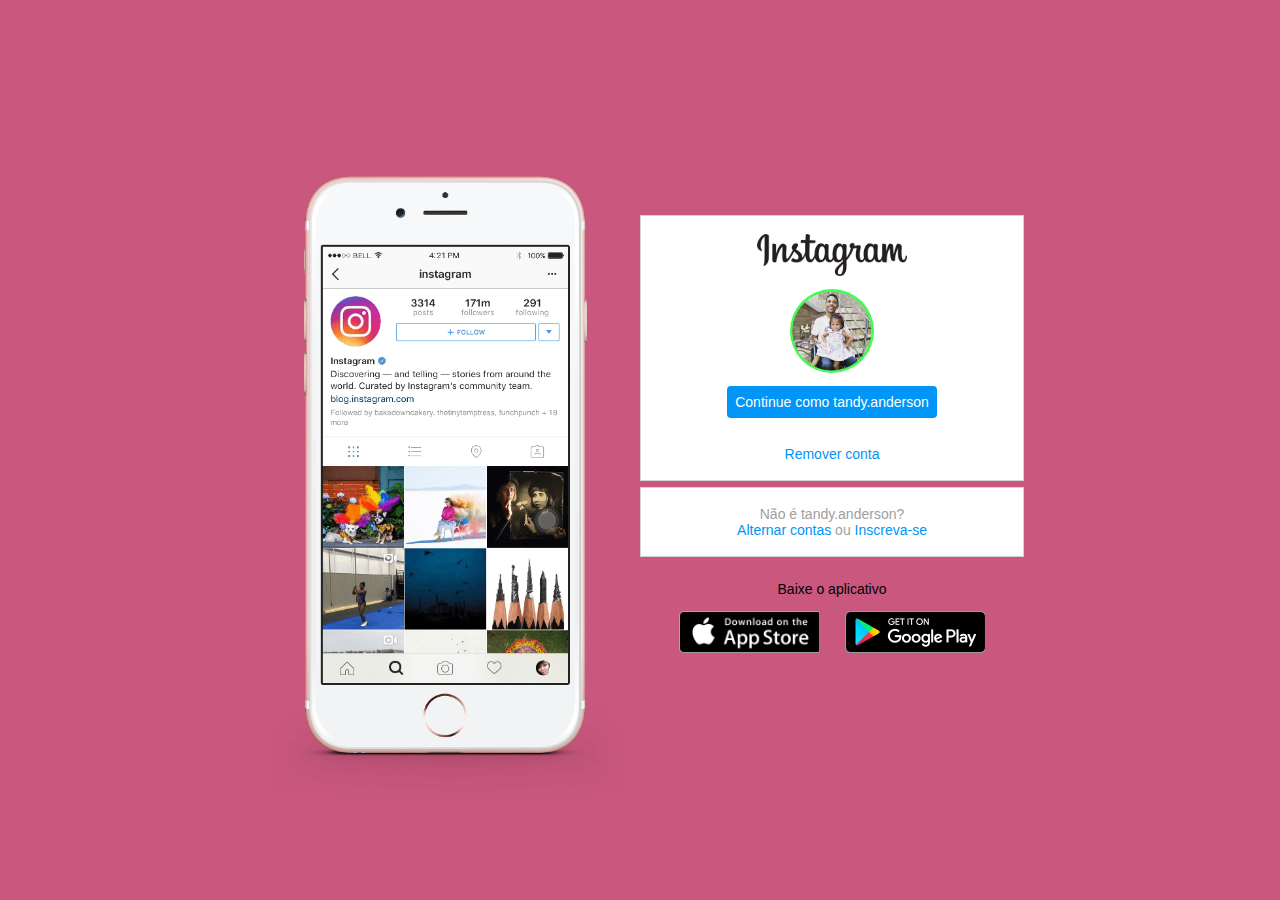
<file: index.html>
<!DOCTYPE html>
<html lang="en">
<head>
    <meta charset="UTF-8">
    <meta name="viewport" content="width=device-width, initial-scale=1.0">
    <link rel="stylesheet" href="style.css">
    <link rel="shortcut icon" href="icons/favicon.ico" type="image/x-icon">
    <title>Instagram</title>
</head>
<body>
    <div class="instagram-wrapper">
        <div class="instagram-phone">
            <img src="img/instagram-celular.png" alt="celular">
        </div>
        <div class="instagram-continue">
            <div class="group">
                <img src="img/instagram-logo.png" class="instagram-logo" alt="instagram logo">
                <div class="profile-photo">
                    <img src="img/perfil-instagram.jpg" alt="foto de perfil">
                </div>
                <a href="#" class="instagram-login">Continue como tandy.anderson</a>
                <a href="#" class="instagram-logout">Remover conta</a>
            </div>
            <div class="group">
                <p class="not-account">Não é tandy.anderson?</p>
                <p class="not-account">
                    <span class="link-blue">Alternar contas</span>
                    ou
                    <span class="link-blue">Inscreva-se</span>
                </p>
            </div>
            <div class="get-the-app">
                <p class="get-app">Baixe o aplicativo</p>
                <div class="download">
                    <a href="#" class="app-download"></a>
                    <a href="#" class="app-download"></a>
                </div>
            </div>
        </div>
    </div>
</body>
</html>
</file>
<file: style.css>
* {
    padding: 0;
    margin: 0;
    box-sizing: border-box;
    text-decoration: none;
    font-family: sans-serif;
    font-size: 14px;
}

body {
    width: 100%;
    min-height: 100vh;
    background-color: rgb(202, 88, 126);
    margin: 0;
    padding: 0;
    display: flex; /* flex container */
    justify-content: center;
}

.instagram-wrapper {
    display: flex;
    align-items: center;
    justify-content: start;
    width: 60%;
    height: 100vh;
}

.instagram-phone {
    display: flex;
    align-items: center;
    justify-content: center;
    width: 50%;
}

.instagram-phone img {
    height: 50rem;
}

.instagram-continue {
    display: flex;
    align-items: center; /* horizontal */
    justify-content: space-around; /* vertical */
    flex-direction: column;
    width: 50%;
    min-height: 34rem;
}

.group {
    display: flex;
    justify-content: space-between;
    align-items: center;
    flex-direction: column;
    background-color: #ffffff;
    width: 100%;
    padding: 1.3rem 0;
    border: 1px solid lightgray;
}

.group:nth-child(1) {
    min-height: 19rem;
}

.instagram-logo {
    height: 3rem;
}

.profile-photo {
    display: flex;
    justify-content: center;
    align-items: center;
    border-radius: 50%;
    overflow: hidden;
}

.profile-photo img {
    height: 6rem;
}

.instagram-login {
    background-color: #0095f6;
    color: #ffffff;
    padding: 8px;
    border-radius: 4px;
}

.instagram-logout {
    color: #0095f6;
    margin-top: 1rem;
}

.not-account {
    color: rgb(160, 160, 160);
}

.link-blue {
    color: #0095f6;
}

.get-the-app {
    display: flex;
    flex-direction: column;
    align-items: center;
    justify-content: center;
    width: 100%;
    padding: 1.3rem 0;
}

.download {
    display: flex;
    width: 100%;
    justify-content: space-evenly;
    align-items: center;
    padding: 1rem;
}

.app-download {
    height: 3rem;
    width: 10rem;
    background-size: cover;
}

.app-download:nth-child(1) {
    background-image: url('img/apple-button.png');
}

.app-download:nth-child(2) {
    background-image: url('img/googleplay-button.png');
}

/* media queries responsividade */


@media (max-width: 1024px) {
    .instagram-wrapper {
        width: 90%;
    }
}

@media (max-width: 650px) {
    body {
        background-color: #ffffff;
    }

    .instagram-wrapper {
        width: 90%;
    }

    .instagram-phone {
        display: none;
    }

    .instagram-continue {
        width: 100%;
    }
    
    .group {
        border: 1px solid transparent;
    }
}
</file>
